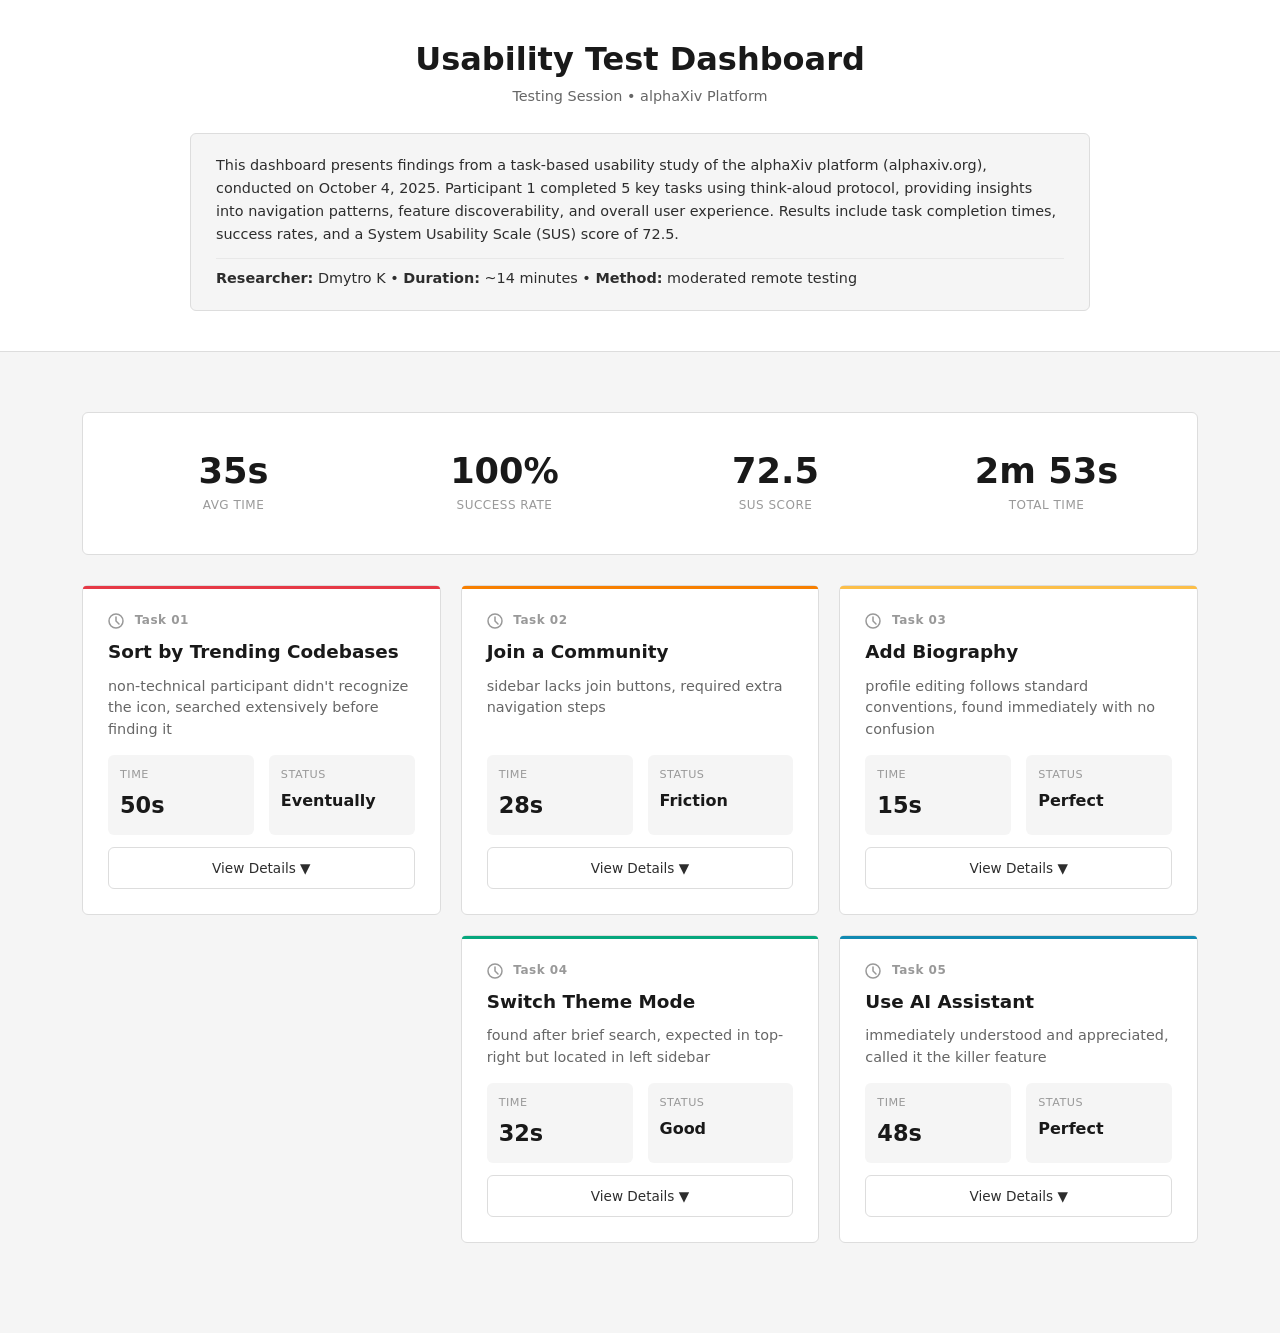
<file: index.html>
<!-- utilized Claude to quickly change up some text to avoid manual work + font experimentation and other small things -->

<!DOCTYPE html>
<html lang="en">
<head>
    <meta charset="UTF-8">
    <meta name="viewport" content="width=device-width, initial-scale=1.0">
    <title>Usability Test Dashboard</title>
    <link href="https://cdnjs.cloudflare.com/ajax/libs/bootstrap/5.3.0/css/bootstrap.min.css" rel="stylesheet">
    <link href="usability-dashboard.css" rel="stylesheet">
</head>
<body>
    <!-- Header -->
    <div class="dashboard-header">
        <div class="container">
            <h1 class="dashboard-title">Usability Test Dashboard</h1>
            <p class="dashboard-subtitle">Testing Session • alphaXiv Platform</p>
            <div class="test-intro">
                <p>This dashboard presents findings from a task-based usability study of the alphaXiv platform (alphaxiv.org), conducted on October 4, 2025. Participant 1 completed 5 key tasks using think-aloud protocol, providing insights into navigation patterns, feature discoverability, and overall user experience. Results include task completion times, success rates, and a System Usability Scale (SUS) score of 72.5.</p>
                <p class="test-meta"><strong>Researcher:</strong> Dmytro K • <strong>Duration:</strong> ~14 minutes • <strong>Method:</strong> moderated remote testing</p>
            </div>
        </div>
    </div>

    <div class="container" style="margin-top: 30px; margin-bottom: 60px;">
        <div class="row">
            <!-- Main Content -->
            <div class="col-lg-12">
                <!-- metrics bar -->
                <div class="metrics-bar">
                    <div class="metric-card">
                        <div class="metric-value">35s</div>
                        <div class="metric-label">Avg Time</div>
                    </div>
                    <div class="metric-card">
                        <div class="metric-value">100%</div>
                        <div class="metric-label">Success Rate</div>
                    </div>
                    <div class="metric-card">
                        <div class="metric-value">72.5</div>
                        <div class="metric-label">SUS Score</div>
                    </div>
                    <div class="metric-card">
                        <div class="metric-value">2m 53s</div>
                        <div class="metric-label">Total Time</div>
                    </div>
                </div>

                <!-- task cards grid -->
                <div class="task-grid">
                    <!-- task 1 -->
                    <div class="task-card task-1">
                        <div class="task-number">
                            <svg width="16" height="16" viewBox="0 0 16 16" fill="none" style="display: inline-block; vertical-align: middle; margin-right: 6px;">
                                <circle cx="8" cy="8" r="7" stroke="currentColor" stroke-width="1.5" fill="none"/>
                                <path d="M8 4v4l3 3" stroke="currentColor" stroke-width="1.5" stroke-linecap="round"/>
                            </svg>
                            Task 01
                        </div>
                        <h3 class="task-title">Sort by Trending Codebases</h3>
                        <p class="task-note">non-technical participant didn't recognize the icon, searched extensively before finding it</p>
                        
                        <div class="task-stats">
                            <div class="stat-item">
                                <div class="stat-label">Time</div>
                                <div class="stat-value">50s</div>
                            </div>
                            <div class="stat-item">
                                <div class="stat-label">Status</div>
                                <div class="stat-value" style="font-size: 1rem;">Eventually</div>
                            </div>
                        </div>
                        
                        <button class="view-details-btn" onclick="toggleDetails(this)">View Details ▼</button>
                        
                        <div class="task-details">
                            <div class="task-details-content">
                                <div class="screenshot-box">
                                    <img src="assets/img/sort_by_github.png" alt="Task screenshot" style="max-width: 100%; border-radius: 4px;">
                                </div>
                                <p style="color: var(--gray-medium); font-size: 0.9rem; margin-top: 12px;">
                                    <strong>Issue:</strong> GitHub icon wasn't recognizable to non-technical users. Multiple attempts before discovering the feature.
                                </p>
                            </div>
                        </div>
                    </div>

                    <!-- task 2 -->
                    <div class="task-card task-2">
                        <div class="task-number">
                            <svg width="16" height="16" viewBox="0 0 16 16" fill="none" style="display: inline-block; vertical-align: middle; margin-right: 6px;">
                                <circle cx="8" cy="8" r="7" stroke="currentColor" stroke-width="1.5" fill="none"/>
                                <path d="M8 4v4l3 3" stroke="currentColor" stroke-width="1.5" stroke-linecap="round"/>
                            </svg>
                            Task 02
                        </div>
                        <h3 class="task-title">Join a Community</h3>
                        <p class="task-note">sidebar lacks join buttons, required extra navigation steps</p>
                        
                        <div class="task-stats">
                            <div class="stat-item">
                                <div class="stat-label">Time</div>
                                <div class="stat-value">28s</div>
                            </div>
                            <div class="stat-item">
                                <div class="stat-label">Status</div>
                                <div class="stat-value" style="font-size: 1rem;">Friction</div>
                            </div>
                        </div>
                        
                        <button class="view-details-btn" onclick="toggleDetails(this)">View Details ▼</button>
                        
                        <div class="task-details">
                            <div class="task-details-content">
                                <div class="screenshot-box">
                                    <img src="assets/img/communities.png" alt="Task screenshot" style="max-width: 100%; border-radius: 4px;">
                                </div>
                                <p style="color: var(--gray-medium); font-size: 0.9rem; margin-top: 12px;">
                                    <strong>Issue:</strong> Sidebar lacks direct join functionality. Users had to navigate to community pages separately.
                                </p>
                            </div>
                        </div>
                    </div>

                    <!-- task 3 -->
                    <div class="task-card task-3">
                        <div class="task-number">
                            <svg width="16" height="16" viewBox="0 0 16 16" fill="none" style="display: inline-block; vertical-align: middle; margin-right: 6px;">
                                <circle cx="8" cy="8" r="7" stroke="currentColor" stroke-width="1.5" fill="none"/>
                                <path d="M8 4v4l3 3" stroke="currentColor" stroke-width="1.5" stroke-linecap="round"/>
                            </svg>
                            Task 03
                        </div>
                        <h3 class="task-title">Add Biography</h3>
                        <p class="task-note">profile editing follows standard conventions, found immediately with no confusion</p>
                        
                        <div class="task-stats">
                            <div class="stat-item">
                                <div class="stat-label">Time</div>
                                <div class="stat-value">15s</div>
                            </div>
                            <div class="stat-item">
                                <div class="stat-label">Status</div>
                                <div class="stat-value" style="font-size: 1rem;">Perfect</div>
                            </div>
                        </div>
                        
                        <button class="view-details-btn" onclick="toggleDetails(this)">View Details ▼</button>
                        
                        <div class="task-details">
                            <div class="task-details-content">
                                <div class="screenshot-box">
                                    <img src="assets/img/biography.png" alt="Task screenshot" style="max-width: 100%; border-radius: 4px;">
                                </div>
                                <p style="color: var(--gray-medium); font-size: 0.9rem; margin-top: 12px;">
                                    <strong>Success:</strong> Clear, conventional profile editing interface worked perfectly.
                                </p>
                            </div>
                        </div>
                    </div>

                    <!-- task 4 -->
                    <div class="task-card task-4">
                        <div class="task-number">
                            <svg width="16" height="16" viewBox="0 0 16 16" fill="none" style="display: inline-block; vertical-align: middle; margin-right: 6px;">
                                <circle cx="8" cy="8" r="7" stroke="currentColor" stroke-width="1.5" fill="none"/>
                                <path d="M8 4v4l3 3" stroke="currentColor" stroke-width="1.5" stroke-linecap="round"/>
                            </svg>
                            Task 04
                        </div>
                        <h3 class="task-title">Switch Theme Mode</h3>
                        <p class="task-note">found after brief search, expected in top-right but located in left sidebar</p>
                        
                        <div class="task-stats">
                            <div class="stat-item">
                                <div class="stat-label">Time</div>
                                <div class="stat-value">32s</div>
                            </div>
                            <div class="stat-item">
                                <div class="stat-label">Status</div>
                                <div class="stat-value" style="font-size: 1rem;">Good</div>
                            </div>
                        </div>
                        
                        <button class="view-details-btn" onclick="toggleDetails(this)">View Details ▼</button>
                        
                        <div class="task-details">
                            <div class="task-details-content">
                                <div class="screenshot-box">
                                    <img src="assets/img/dark_mode.png" alt="Task screenshot" style="max-width: 100%; border-radius: 4px;">
                                </div>
                                <p style="color: var(--gray-medium); font-size: 0.9rem; margin-top: 12px;">
                                    <strong>Note:</strong> Found quickly but placement differed from user expectations.
                                </p>
                            </div>
                        </div>
                    </div>

                    <!-- task 5 -->
                    <div class="task-card task-5">
                        <div class="task-number">
                            <svg width="16" height="16" viewBox="0 0 16 16" fill="none" style="display: inline-block; vertical-align: middle; margin-right: 6px;">
                                <circle cx="8" cy="8" r="7" stroke="currentColor" stroke-width="1.5" fill="none"/>
                                <path d="M8 4v4l3 3" stroke="currentColor" stroke-width="1.5" stroke-linecap="round"/>
                            </svg>
                            Task 05
                        </div>
                        <h3 class="task-title">Use AI Assistant</h3>
                        <p class="task-note">immediately understood and appreciated, called it the killer feature</p>
                        
                        <div class="task-stats">
                            <div class="stat-item">
                                <div class="stat-label">Time</div>
                                <div class="stat-value">48s</div>
                            </div>
                            <div class="stat-item">
                                <div class="stat-label">Status</div>
                                <div class="stat-value" style="font-size: 1rem;">Perfect</div>
                            </div>
                        </div>
                        
                        <button class="view-details-btn" onclick="toggleDetails(this)">View Details ▼</button>
                        
                        <div class="task-details">
                            <div class="task-details-content">
                                <div class="screenshot-box">
                                    <img src="assets/img/assistant_paper_read_page.png" alt="Task screenshot" style="max-width: 100%; border-radius: 4px;">
                                </div>
                                <p style="color: var(--gray-medium); font-size: 0.9rem; margin-top: 12px;">
                                    <strong>Success:</strong> AI assistant was instantly recognized and praised as the standout feature.
                                </p>
                            </div>
                        </div>
                    </div>
                </div>
            </div>
        </div>
    </div>

    <script src="https://cdnjs.cloudflare.com/ajax/libs/bootstrap/5.3.0/js/bootstrap.bundle.min.js"></script>
    <script src="usability-dashboard.js"></script>
</body>
</html>
</file>
<file: usability-dashboard.css>
/* utilized Claude to test some custom css for the dashboard */

:root {
    --gray-darkest: #191919;
    --gray-dark: #2D2D2D;
    --gray-medium: #666666;
    --gray-light: #999999;
    --gray-lighter: #CCCCCC;
    --gray-lightest: #E8E8E8;
    --background-main: #F5F5F5;
    --background-card: #FFFFFF;
    --accent-color: #5A5A5A;
    --border-color: #DDDDDD;
}

body {
    font-family: -apple-system, BlinkMacSystemFont, 'Segoe UI', system-ui, sans-serif;
    background: var(--background-main);
    color: var(--gray-dark);
    margin: 0;
    padding: 0;
}

/* header */
.dashboard-header {
    background: var(--background-card);
    padding: 40px 0;
    border-bottom: 1px solid var(--border-color);
}

.dashboard-title {
    font-size: 2rem;
    font-weight: 600;
    margin: 0;
    color: var(--gray-darkest);
    text-align: center;
}

.dashboard-subtitle {
    color: var(--gray-medium);
    font-size: 0.9rem;
    margin-top: 8px;
    text-align: center;
}

.test-intro {
    max-width: 900px;
    margin: 25px auto 0;
    padding: 20px 25px;
    background: var(--background-main);
    border-radius: 6px;
    border: 1px solid var(--border-color);
}

.test-intro p {
    font-size: 0.9rem;
    line-height: 1.6;
    color: var(--gray-dark);
    margin: 0 0 12px;
}

.test-intro p:last-child {
    margin-bottom: 0;
}

.test-meta {
    font-size: 0.85rem;
    color: var(--gray-medium);
    padding-top: 8px;
    border-top: 1px solid var(--gray-lightest);
}

/* metrics bar */
.metrics-bar {
    background: var(--background-card);
    padding: 25px;
    border-radius: 6px;
    margin: 30px 0;
    display: grid;
    grid-template-columns: repeat(4, 1fr);
    gap: 20px;
    border: 1px solid var(--border-color);
}

.metric-card {
    text-align: center;
    padding: 15px;
}

.metric-value {
    font-size: 2.2rem;
    font-weight: 600;
    line-height: 1;
    margin-bottom: 8px;
    color: var(--gray-darkest);
}

.metric-label {
    font-size: 0.75rem;
    color: var(--gray-light);
    text-transform: uppercase;
    letter-spacing: 0.5px;
    font-weight: 500;
}

/* task cards grid */
.task-grid {
    display: grid;
    grid-template-columns: repeat(3, 1fr);
    gap: 20px;
    margin: 30px 0;
}

.task-grid .task-4 {
    grid-column: 2;
}

.task-grid .task-5 {
    grid-column: 3;
}

.task-card {
    background: var(--background-card);
    border-radius: 6px;
    padding: 25px;
    border: 1px solid var(--border-color);
    transition: transform 0.2s, box-shadow 0.2s;
    position: relative;
    display: flex;
    flex-direction: column;
}

.task-card::before {
    content: '';
    position: absolute;
    top: 0;
    left: 0;
    right: 0;
    height: 3px;
    border-radius: 6px 6px 0 0;
}

.task-card.task-1::before {
    background: #E63946;
}

.task-card.task-2::before {
    background: #F77F00;
}

.task-card.task-3::before {
    background: #FCBF49;
}

.task-card.task-4::before {
    background: #06A77D;
}

.task-card.task-5::before {
    background: #118AB2;
}

.task-card:hover {
    transform: translateY(-2px);
    box-shadow: 0 4px 12px rgba(0, 0, 0, 0.08);
}

.task-number {
    font-size: 0.75rem;
    color: var(--gray-light);
    font-weight: 600;
    letter-spacing: 0.5px;
    margin-bottom: 12px;
}

.task-title {
    font-size: 1.15rem;
    font-weight: 600;
    margin: 0 0 12px;
    color: var(--gray-darkest);
}

.task-note {
    font-size: 0.9rem;
    color: var(--gray-medium);
    line-height: 1.5;
    margin-bottom: 15px;
    min-height: 42px;
    flex-grow: 1;
}

.task-stats {
    display: flex;
    gap: 15px;
    margin-top: auto;
}

.stat-item {
    flex: 1;
    background: var(--background-main);
    padding: 12px;
    border-radius: 6px;
}

.stat-label {
    font-size: 0.7rem;
    color: var(--gray-light);
    text-transform: uppercase;
    letter-spacing: 0.5px;
    margin-bottom: 5px;
}

.stat-value {
    font-size: 1.4rem;
    font-weight: 600;
    color: var(--gray-darkest);
}

.view-details-btn {
    background: white;
    color: var(--gray-dark);
    border: 1px solid var(--border-color);
    padding: 10px 20px;
    border-radius: 6px;
    cursor: pointer;
    font-weight: 500;
    font-size: 0.85rem;
    transition: all 0.2s;
    width: 100%;
    margin-top: 12px;
}

.view-details-btn:hover {
    background: var(--background-main);
    border-color: var(--gray-medium);
}

.task-details {
    max-height: 0;
    overflow: hidden;
    transition: max-height 0.3s ease;
}

.task-details.expanded {
    max-height: 600px;
}

.task-details-content {
    padding-top: 15px;
    margin-top: 15px;
    border-top: 1px solid var(--border-color);
}

.screenshot-box {
    background: var(--background-main);
    border: 1px solid var(--border-color);
    border-radius: 6px;
    padding: 10px;
    overflow: hidden;
}

/* responsive */
@media (max-width: 1200px) {
    .task-grid {
        grid-template-columns: repeat(2, 1fr);
    }
    
    .task-grid .task-4 {
        grid-column: auto;
    }
    
    .task-grid .task-5 {
        grid-column: auto;
    }
}

@media (max-width: 768px) {
    .metrics-bar {
        grid-template-columns: 1fr 1fr;
    }
    
    .task-grid {
        grid-template-columns: 1fr;
    }
    
    .task-stats {
        flex-direction: column;
    }
}
</file>
<file: demo/usability-dashboard.css>
/* utilized Claude to test some custom css for the dashboard */

:root {
    --gray-darkest: #191919;
    --gray-dark: #2D2D2D;
    --gray-medium: #666666;
    --gray-light: #999999;
    --gray-lighter: #CCCCCC;
    --gray-lightest: #E8E8E8;
    --background-main: #F5F5F5;
    --background-card: #FFFFFF;
    --accent-color: #5A5A5A;
    --border-color: #DDDDDD;
}

body {
    font-family: -apple-system, BlinkMacSystemFont, 'Segoe UI', system-ui, sans-serif;
    background: var(--background-main);
    color: var(--gray-dark);
    margin: 0;
    padding: 0;
}

/* header */
.dashboard-header {
    background: var(--background-card);
    padding: 40px 0;
    border-bottom: 1px solid var(--border-color);
}

.dashboard-title {
    font-size: 2rem;
    font-weight: 600;
    margin: 0;
    color: var(--gray-darkest);
    text-align: center;
}

.dashboard-subtitle {
    color: var(--gray-medium);
    font-size: 0.9rem;
    margin-top: 8px;
    text-align: center;
}

.test-intro {
    max-width: 900px;
    margin: 25px auto 0;
    padding: 20px 25px;
    background: var(--background-main);
    border-radius: 6px;
    border: 1px solid var(--border-color);
}

.test-intro p {
    font-size: 0.9rem;
    line-height: 1.6;
    color: var(--gray-dark);
    margin: 0 0 12px;
}

.test-intro p:last-child {
    margin-bottom: 0;
}

.test-meta {
    font-size: 0.85rem;
    color: var(--gray-medium);
    padding-top: 8px;
    border-top: 1px solid var(--gray-lightest);
}

/* metrics bar */
.metrics-bar {
    background: var(--background-card);
    padding: 25px;
    border-radius: 6px;
    margin: 30px 0;
    display: grid;
    grid-template-columns: repeat(4, 1fr);
    gap: 20px;
    border: 1px solid var(--border-color);
}

.metric-card {
    text-align: center;
    padding: 15px;
}

.metric-value {
    font-size: 2.2rem;
    font-weight: 600;
    line-height: 1;
    margin-bottom: 8px;
    color: var(--gray-darkest);
}

.metric-label {
    font-size: 0.75rem;
    color: var(--gray-light);
    text-transform: uppercase;
    letter-spacing: 0.5px;
    font-weight: 500;
}

/* task cards grid */
.task-grid {
    display: grid;
    grid-template-columns: repeat(3, 1fr);
    gap: 20px;
    margin: 30px 0;
}

.task-grid .task-4 {
    grid-column: 2;
}

.task-grid .task-5 {
    grid-column: 3;
}

.task-card {
    background: var(--background-card);
    border-radius: 6px;
    padding: 25px;
    border: 1px solid var(--border-color);
    transition: transform 0.2s, box-shadow 0.2s;
    position: relative;
    display: flex;
    flex-direction: column;
}

.task-card::before {
    content: '';
    position: absolute;
    top: 0;
    left: 0;
    right: 0;
    height: 3px;
    border-radius: 6px 6px 0 0;
}

.task-card.task-1::before {
    background: #E63946;
}

.task-card.task-2::before {
    background: #F77F00;
}

.task-card.task-3::before {
    background: #FCBF49;
}

.task-card.task-4::before {
    background: #06A77D;
}

.task-card.task-5::before {
    background: #118AB2;
}

.task-card:hover {
    transform: translateY(-2px);
    box-shadow: 0 4px 12px rgba(0, 0, 0, 0.08);
}

.task-number {
    font-size: 0.75rem;
    color: var(--gray-light);
    font-weight: 600;
    letter-spacing: 0.5px;
    margin-bottom: 12px;
}

.task-title {
    font-size: 1.15rem;
    font-weight: 600;
    margin: 0 0 12px;
    color: var(--gray-darkest);
}

.task-note {
    font-size: 0.9rem;
    color: var(--gray-medium);
    line-height: 1.5;
    margin-bottom: 15px;
    min-height: 42px;
    flex-grow: 1;
}

.task-stats {
    display: flex;
    gap: 15px;
    margin-top: auto;
}

.stat-item {
    flex: 1;
    background: var(--background-main);
    padding: 12px;
    border-radius: 6px;
}

.stat-label {
    font-size: 0.7rem;
    color: var(--gray-light);
    text-transform: uppercase;
    letter-spacing: 0.5px;
    margin-bottom: 5px;
}

.stat-value {
    font-size: 1.4rem;
    font-weight: 600;
    color: var(--gray-darkest);
}

.view-details-btn {
    background: white;
    color: var(--gray-dark);
    border: 1px solid var(--border-color);
    padding: 10px 20px;
    border-radius: 6px;
    cursor: pointer;
    font-weight: 500;
    font-size: 0.85rem;
    transition: all 0.2s;
    width: 100%;
    margin-top: 12px;
}

.view-details-btn:hover {
    background: var(--background-main);
    border-color: var(--gray-medium);
}

.task-details {
    max-height: 0;
    overflow: hidden;
    transition: max-height 0.3s ease;
}

.task-details.expanded {
    max-height: 600px;
}

.task-details-content {
    padding-top: 15px;
    margin-top: 15px;
    border-top: 1px solid var(--border-color);
}

.screenshot-box {
    background: var(--background-main);
    border: 1px solid var(--border-color);
    border-radius: 6px;
    padding: 10px;
    overflow: hidden;
}

/* responsive */
@media (max-width: 1200px) {
    .task-grid {
        grid-template-columns: repeat(2, 1fr);
    }
    
    .task-grid .task-4 {
        grid-column: auto;
    }
    
    .task-grid .task-5 {
        grid-column: auto;
    }
}

@media (max-width: 768px) {
    .metrics-bar {
        grid-template-columns: 1fr 1fr;
    }
    
    .task-grid {
        grid-template-columns: 1fr;
    }
    
    .task-stats {
        flex-direction: column;
    }
}
</file>
